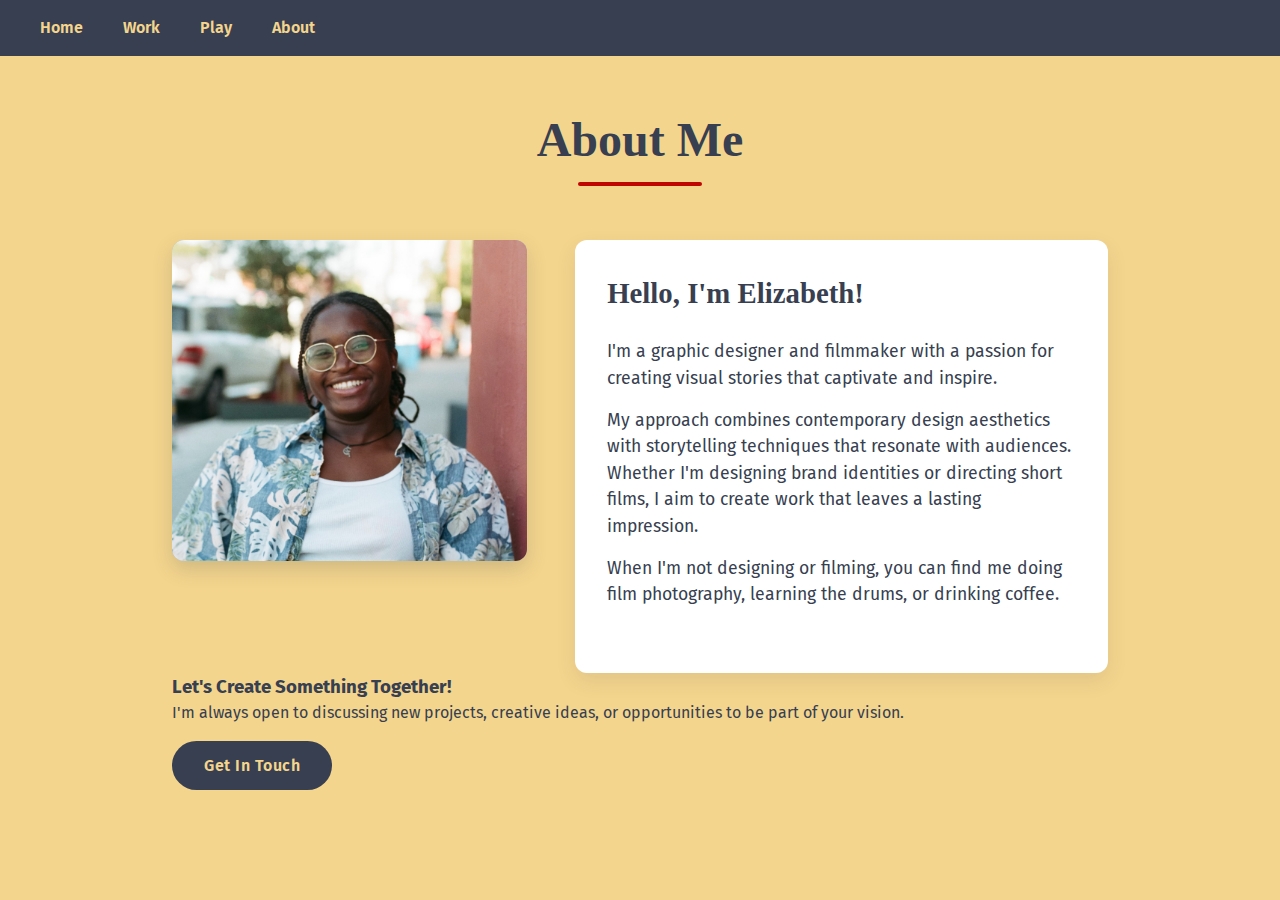
<file: about.html>
<!DOCTYPE html>
<html lang="en">
<head>
    <meta charset="UTF-8">
    <meta name="viewport" content="width=device-width, initial-scale=1.0">
    <title>About Me | Creative Portfolio</title>
    <link href="https://fonts.googleapis.com/css2?family=Fira+Sans:wght@300;400;500;600;700&display=swap" rel="stylesheet">
    <style>
        /*—— Brand Palette ——*/
        :root {
          --clr-jasmine:   #F4D58D;
          --clr-powder:    #A9BCD0;
          --clr-orange:    #BF0603;
          --clr-charcoal:  #373F51;
          --ff-heading:    'Tagesschrift', serif;
          --ff-body:       'Fira Sans', sans-serif;
        }

        /*—— Reset + Base —————————————————————————*/
        *,
        *::before,
        *::after { box-sizing: border-box; margin:0; padding:0; }
        body {
          font-family: var(--ff-body);
          background: var(--clr-jasmine);
          color: var(--clr-charcoal);
          line-height: 1.5;
          min-height: 100vh;
        }

        /*—— Header ————————————————————————————————————*/
        .site-header {
          background: var(--clr-charcoal);
          color: white;
          display: flex;
          align-items: center;
          justify-content: space-between;
          padding: 1rem 2rem;
        }
        .logo h1 {
          font-family: var(--ff-heading);
          font-size: 2rem;
          margin-bottom: 0.25rem;
        }
        .logo .tagline {
          font-size: 1rem;
          color: var(--clr-powder);
        }
        .main-nav ul {
          list-style: none;
          display: flex;
          gap: 1.5rem;
        }
        .main-nav a {
          color: var(--clr-jasmine);
          font-weight: 600;
          text-decoration: none;
          padding: 0.5rem;
          border-radius: 4px;
          transition: background 0.2s;
        }
        .main-nav a:hover {
          background: var(--clr-orange);
          color: white;
        }

        /* About Page Specific Styles */
        .about-container {
            max-width: 1000px;
            margin: 0 auto;
            padding: 3rem 2rem;
        }

        .about-header {
            text-align: center;
            margin-bottom: 3rem;
        }

        .about-header h2 {
            font-family: var(--ff-heading);
            font-size: 3rem;
            color: var(--clr-charcoal);
            position: relative;
            display: inline-block;
            margin-bottom: 1rem;
        }

        .about-header h2::after {
            content: '';
            position: absolute;
            width: 60%;
            height: 4px;
            background-color: var(--clr-orange);
            bottom: -10px;
            left: 20%;
            border-radius: 2px;
        }

        .about-content {
            display: grid;
            grid-template-columns: 1fr 1.5fr;
            gap: 3rem;
            align-items: start;
        }

        .profile-section {
            position: sticky;
            top: 2rem;
        }

        .profile-image {
            width: 100%;
            border-radius: 12px;
            overflow: hidden;
            box-shadow: 0 8px 20px rgba(55, 63, 81, 0.2);
            margin-bottom: 1.5rem;
            position: relative;
        }

        .profile-image::before {
            content: '';
            position: absolute;
            top: -10px;
            left: -10px;
            width: calc(100% + 20px);
            height: calc(100% + 20px);
            background: var(--clr-powder);
            z-index: -1;
            border-radius: 12px;
        }

        .profile-image img {
            width: 100%;
            display: block;
            border-radius: 8px;
        }

        .profile-social {
            display: flex;
            justify-content: center;
            gap: 1rem;
            margin-top: 1rem;
        }

        .profile-social a {
            display: inline-flex;
            align-items: center;
            justify-content: center;
            width: 40px;
            height: 40px;
            background: var(--clr-charcoal);
            color: var(--clr-jasmine);
            border-radius: 50%;
            transition: all 0.3s ease;
        }

        .profile-social a:hover {
            background: var(--clr-orange);
            transform: translateY(-3px);
        }

        .bio-section {
            background: white;
            border-radius: 12px;
            padding: 2rem;
            box-shadow: 0 8px 20px rgba(55, 63, 81, 0.1);
        }

        .bio-section h3 {
            font-family: var(--ff-heading);
            font-size: 1.8rem;
            color: var(--clr-charcoal);
            margin-bottom: 1.5rem;
        }

        .bio-text {
            margin-bottom: 2rem;
        }

        .bio-text p {
            margin-bottom: 1rem;
            font-size: 1.1rem;
        }

        .cta-button {
            display: inline-block;
            padding: 0.8rem 2rem;
            background: var(--clr-charcoal);
            color: var(--clr-jasmine);
            text-decoration: none;
            border-radius: 30px;
            font-weight: 600;
            letter-spacing: 0.5px;
            transition: all 0.3s ease;
            margin-top: 1rem;
        }

        .cta-button:hover {
            background: var(--clr-orange);
            transform: translateY(-3px);
            box-shadow: 0 5px 15px rgba(191, 6, 3, 0.3);
        }

      
        /*—— Responsive Breakpoints ———————————————————*/
        @media (max-width: 768px) {
            .about-content {
                grid-template-columns: 1fr;
            }

            .profile-section {
                max-width: 400px;
                margin: 0 auto 2rem;
                position: static;
            }

            .about-header h2 {
                font-size: 2.5rem;
            }

            .skills-grid {
                grid-template-columns: repeat(auto-fill, minmax(120px, 1fr));
            }
        }

        @media (max-width: 480px) {
            .about-header h2 {
                font-size: 2rem;
            }

            .bio-section {
                padding: 1.5rem;
            }

            .timeline-item {
                padding-left: 1.5rem;
            }
        }
    </style>
</head>
<body>
  
      <header class="site-header">
    <nav class="main-nav">
      <ul>
        <li><a href="index.html">Home</a></li>
        <li><a href="project.html" class="active">Work</a></li>
        <li><a href="fun.html">Play</a></li>
        <li><a href="about.html">About</a></li>
      </ul>
    </nav>
  </header>

    <!-- About Content -->
    <main class="about-container">
        <div class="about-header">
            <h2>About Me</h2>
        </div>

        <div class="about-content">
            <div class="profile-section">
                <div class="profile-image">
                    <img src="/images/elizabeth_main-2.jpg" alt="Your Name - Profile Photo">
                </div>
            
            </div>

            <div class="bio-section">
                <h3>Hello, I'm Elizabeth!</h3>
                
                <div class="bio-text">
                    <p>I'm a graphic designer and filmmaker with a passion for creating visual stories that captivate and inspire.</p>
                    <p>My approach combines contemporary design aesthetics with storytelling techniques that resonate with audiences. Whether I'm designing brand identities or directing short films, I aim to create work that leaves a lasting impression.</p>
                    
                    <p>When I'm not designing or filming, you can find me doing film photography, learning the drums, or drinking coffee.</p>
                </div>
                </div>
        </div>
        
        <div class="footer-cta">
            <h3>Let's Create Something Together!</h3>
            <p>I'm always open to discussing new projects, creative ideas, or opportunities to be part of your vision.</p>
            <a href="contact.html" class="cta-button">Get In Touch</a>
        </div>
    </main>


</body>
</html>
</file>
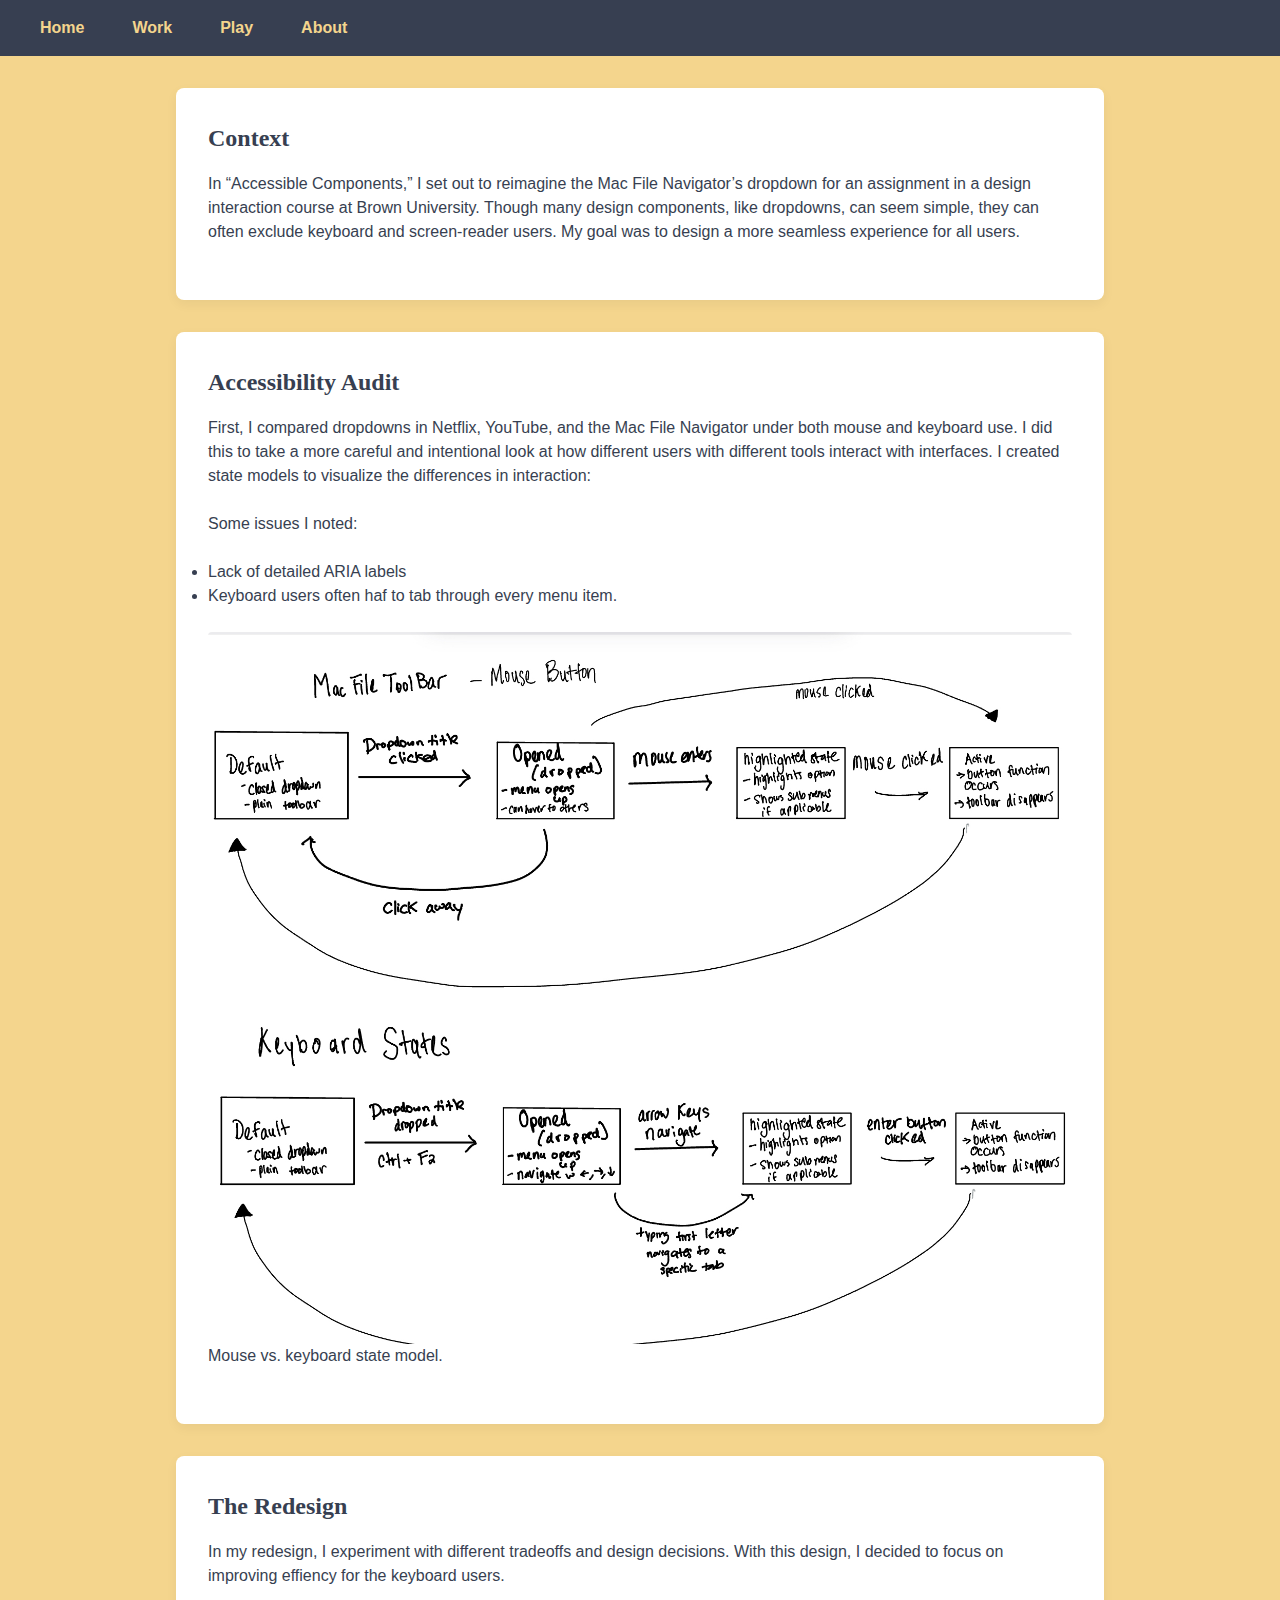
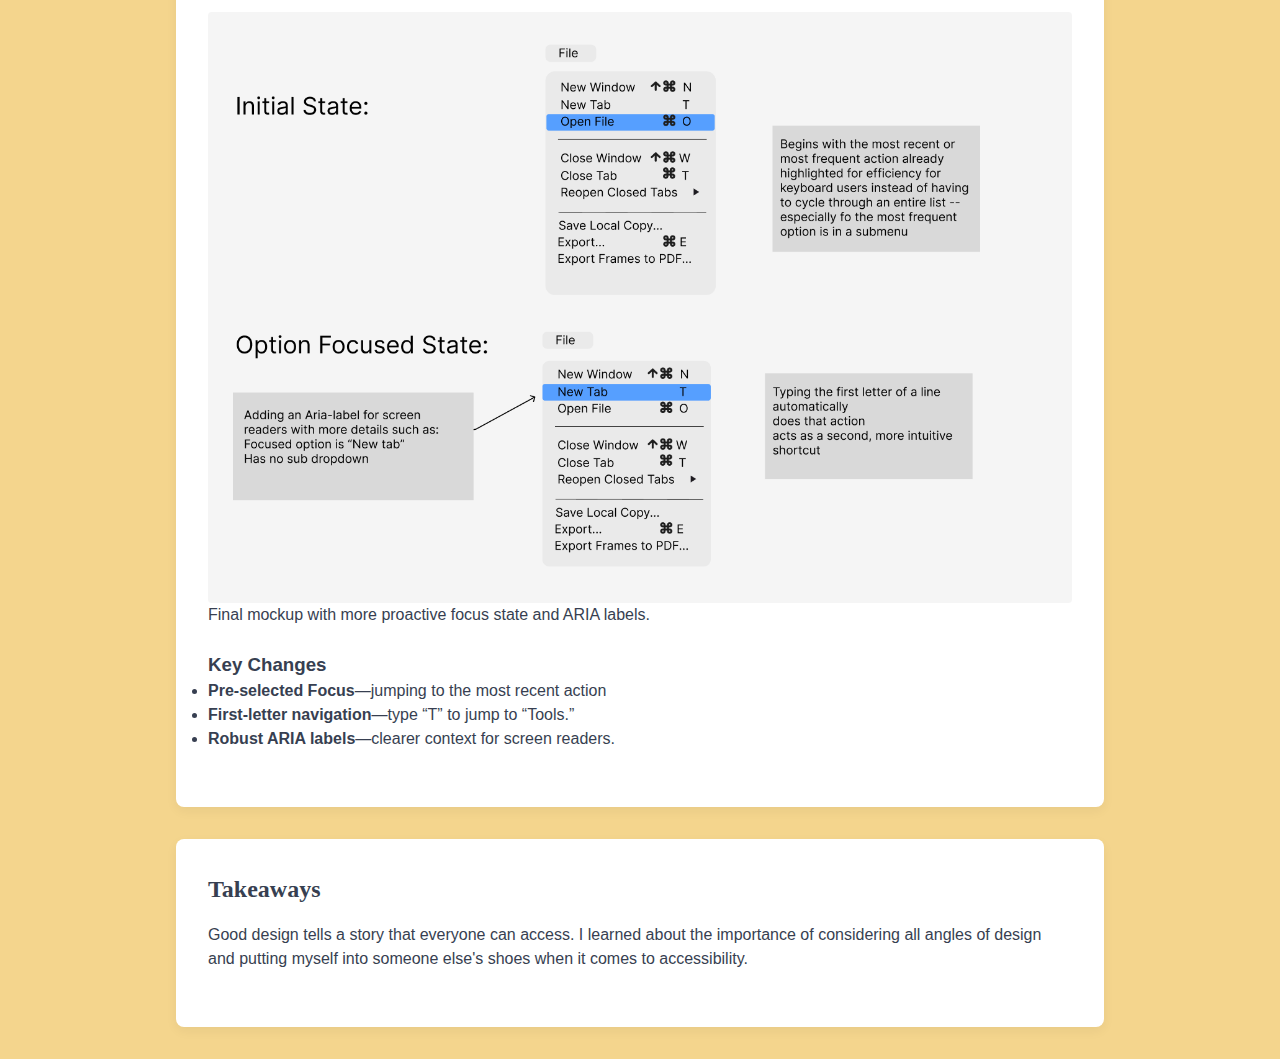
<file: case-study-accesible.html>
<!DOCTYPE html>
<html lang="en">
<head>
  <meta charset="UTF-8" />
  <meta name="viewport" content="width=device-width, initial-scale=1" />
  <title>Personas</title>
  <!-- Google Fonts & your existing style.css -->
  <link
    href="https://fonts.googleapis.com/css2?family=Open+Sans:wght@400;600&family=Playfair+Display:wght@700&display=swap"
    rel="stylesheet"
  />
  <link rel="stylesheet" href="style.css" />
</head>

  <style>

    .container {
      max-width: 960px;
      margin: 2rem auto;
      padding: 0 1rem;
    }

    .container section {
      background: #fff;
      border-radius: 8px;
      box-shadow: 0 4px 12px rgba(0,0,0,0.05);
      padding: 2rem;
      margin-bottom: 2rem;
    }

    .container section h2 {
      margin-top: 0;
      margin-bottom: 1rem;
      font-family: var(--ff-heading);
    }

    .container section p,
    .container section ul {
      margin-bottom: 1.5rem;
    }

    .container section figure {
      margin: 1.5rem 0;
    }
    .container section figure img {
      border-radius: 4px;
      max-width: 100%;
      display: block;
    }
    </style>
<body>
  <!-- Site Header -->
  <header class="site-header">
    <nav class="main-nav">
      <ul>
        <li><a href="index.html">Home</a></li>
        <li><a href="project.html" class="active">Work</a></li>
        <li><a href="fun.html">Play</a></li>
        <li><a href="about.html">About</a></li>
      </ul>
    </nav>
  </header>
 
   <body>

  <!-- Case Study Content -->
  <div class="container">
    <!-- Project Background -->
    <section id="overview">
      <h2>Context</h2>
      <p>
        In “Accessible Components,” I set out to reimagine
        the Mac File Navigator’s dropdown for an assignment in a design interaction course at Brown University.
        Though many design components, like dropdowns, can seem simple, they can often exclude
        keyboard and screen-reader users. My goal was to design 
        a more seamless experience for all users.
      </p>
    </section>

    <!-- Analysis -->
    <section id="analysis">
      <h2>Accessibility Audit</h2>
      <p>
        First, I compared dropdowns in Netflix, YouTube, and the Mac File 
        Navigator under both mouse and keyboard use. I did this to take a more careful and intentional look at how different users with different
         tools interact with interfaces. I created state models to visualize the differences in interaction:
      </p>
      <p>Some issues I noted: </p>
      <ul>
        <li>Lack of detailed ARIA labels </li>
        <li>Keyboard users often haf to tab through every menu item.</li>
      </ul>
      <figure>
        <img src="images/initialmouse-keyboar.jpeg" alt="Original interaction state model" />
        <figcaption>Mouse vs. keyboard state model.</figcaption>
      </figure>
    </section>

    <!-- Redesign Approach -->
    <section id="redesign">
      <h2>The Redesign</h2>
      <p>
       In my redesign, I experiment with different tradeoffs and design decisions. With this design, I decided to focus on improving 
       effiency for the keyboard users.
      </p>
      <figure>
        <img src="images/New-d.png" alt="Final dropdown mockup" />
        <figcaption>Final mockup with more proactive focus state and ARIA labels.</figcaption>
      </figure>

      <h3>Key Changes</h3>
      <ul>
        <li><strong>Pre-selected Focus</strong>—jumping to the most recent action</li>
        <li><strong>First-letter navigation</strong>—type “T” to jump to “Tools.”</li>
        <li><strong>Robust ARIA labels</strong>—clearer context for screen readers.</li>
      </ul>
    </section>

    <!-- Conclusion -->
    <section id="takeaways">
      <h2>Takeaways</h2>
      <p>
        Good design tells a story that everyone can access. I learned about the importance of considering 
        all angles of design and putting myself into someone else's shoes when it comes to accessibility.
      </p>
    </section>
  </div>

</body>
</html>
</file>
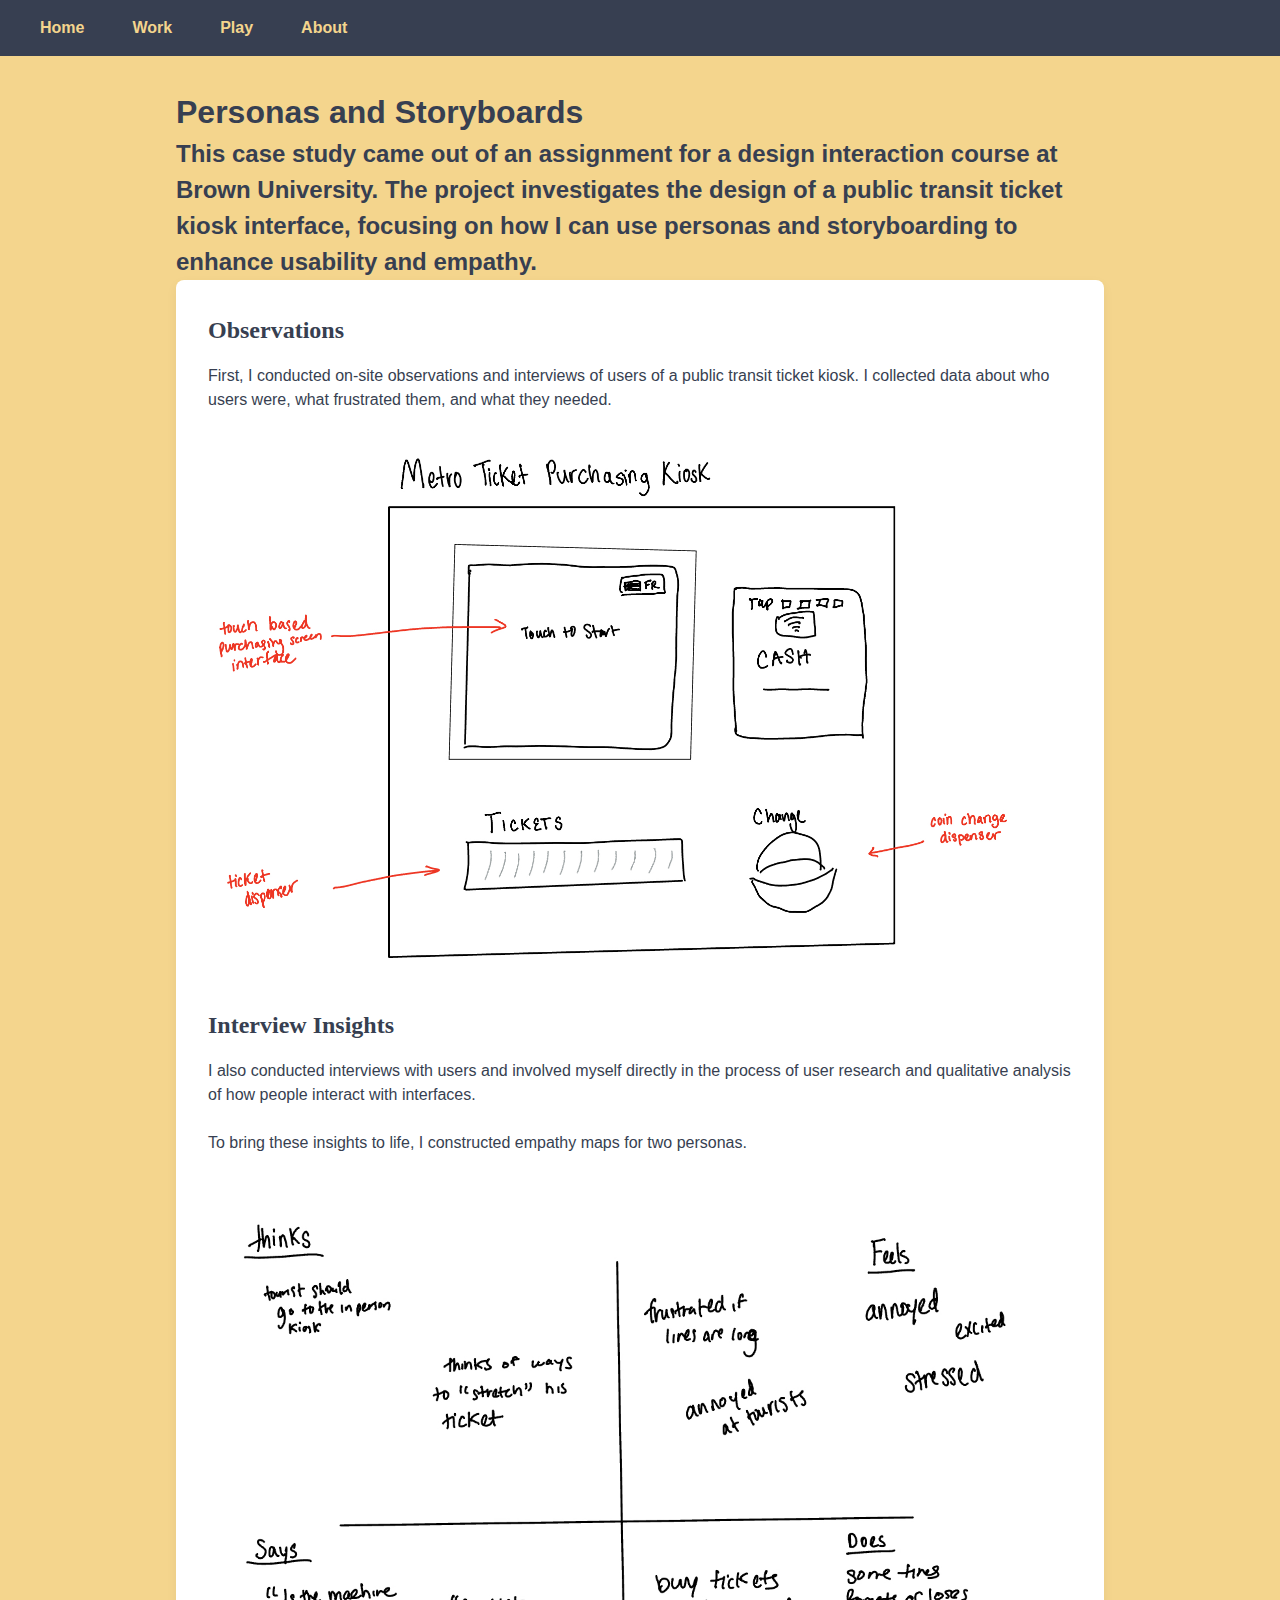
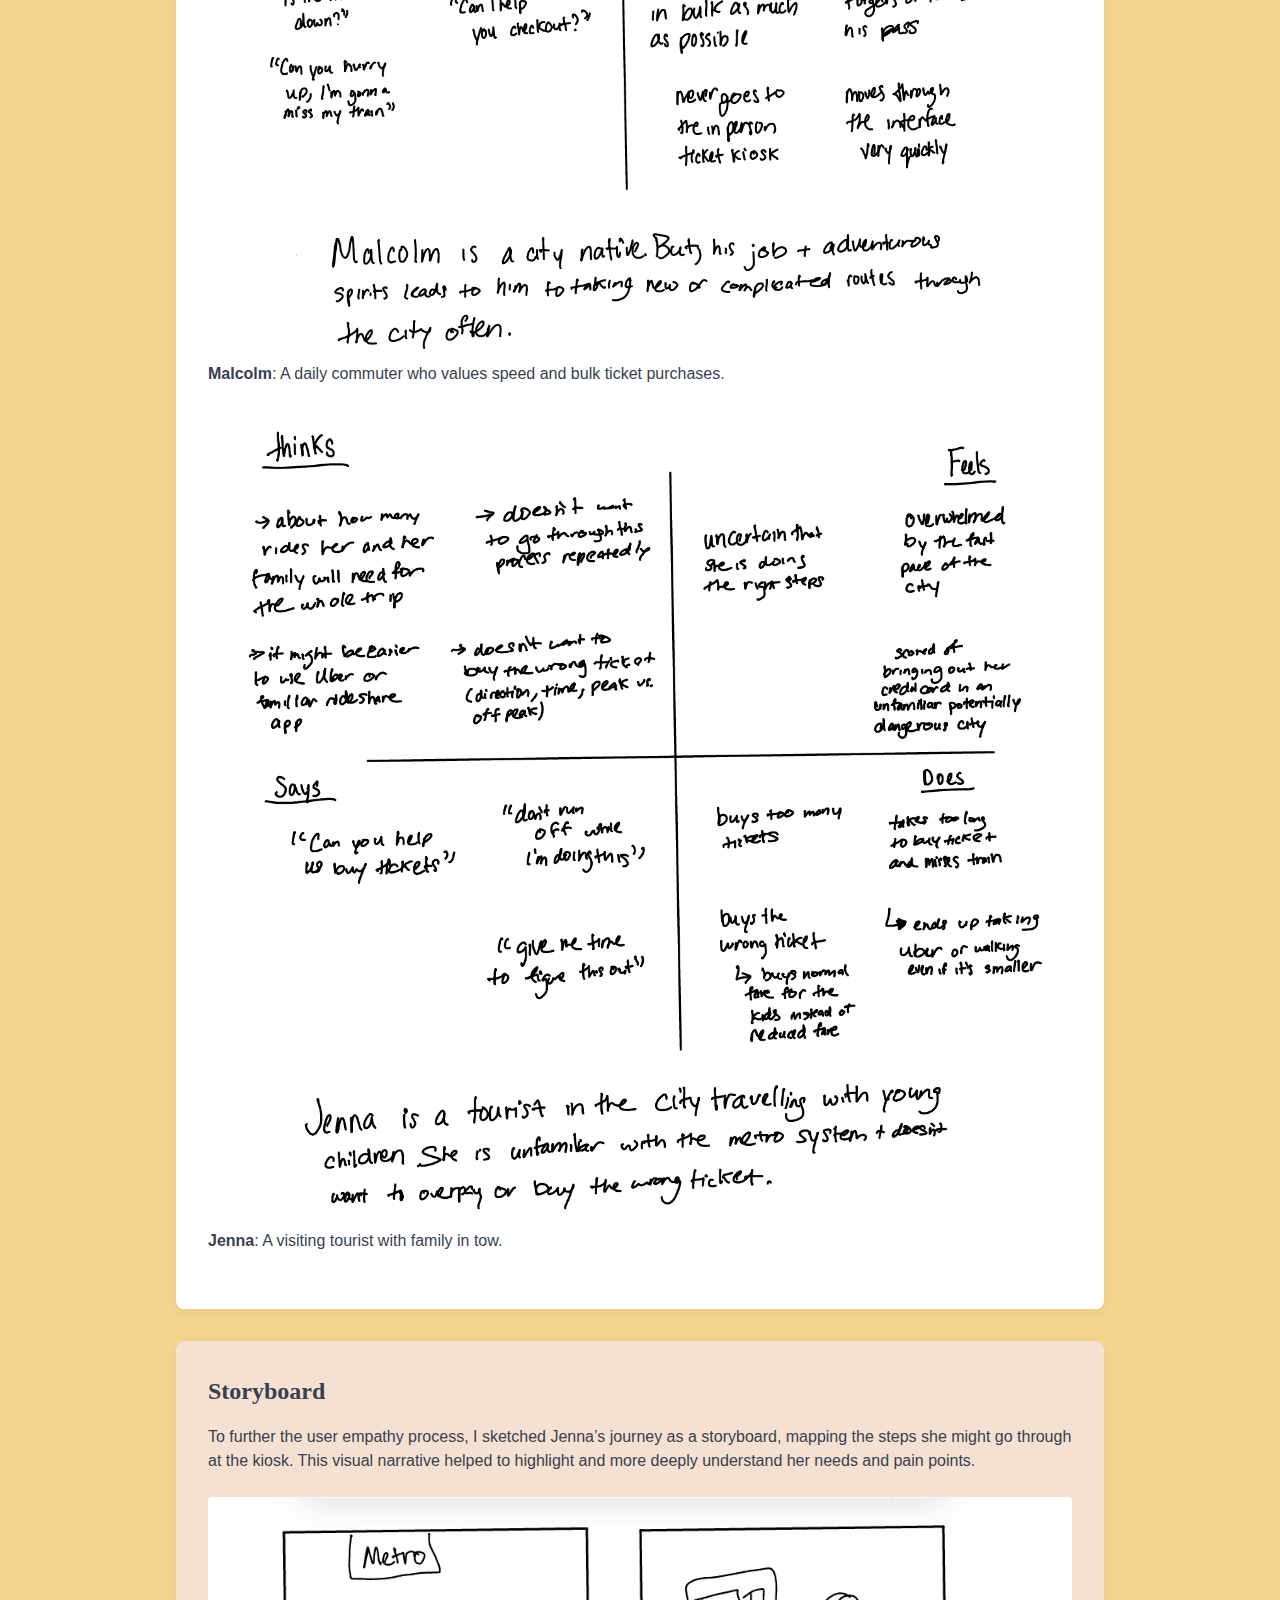
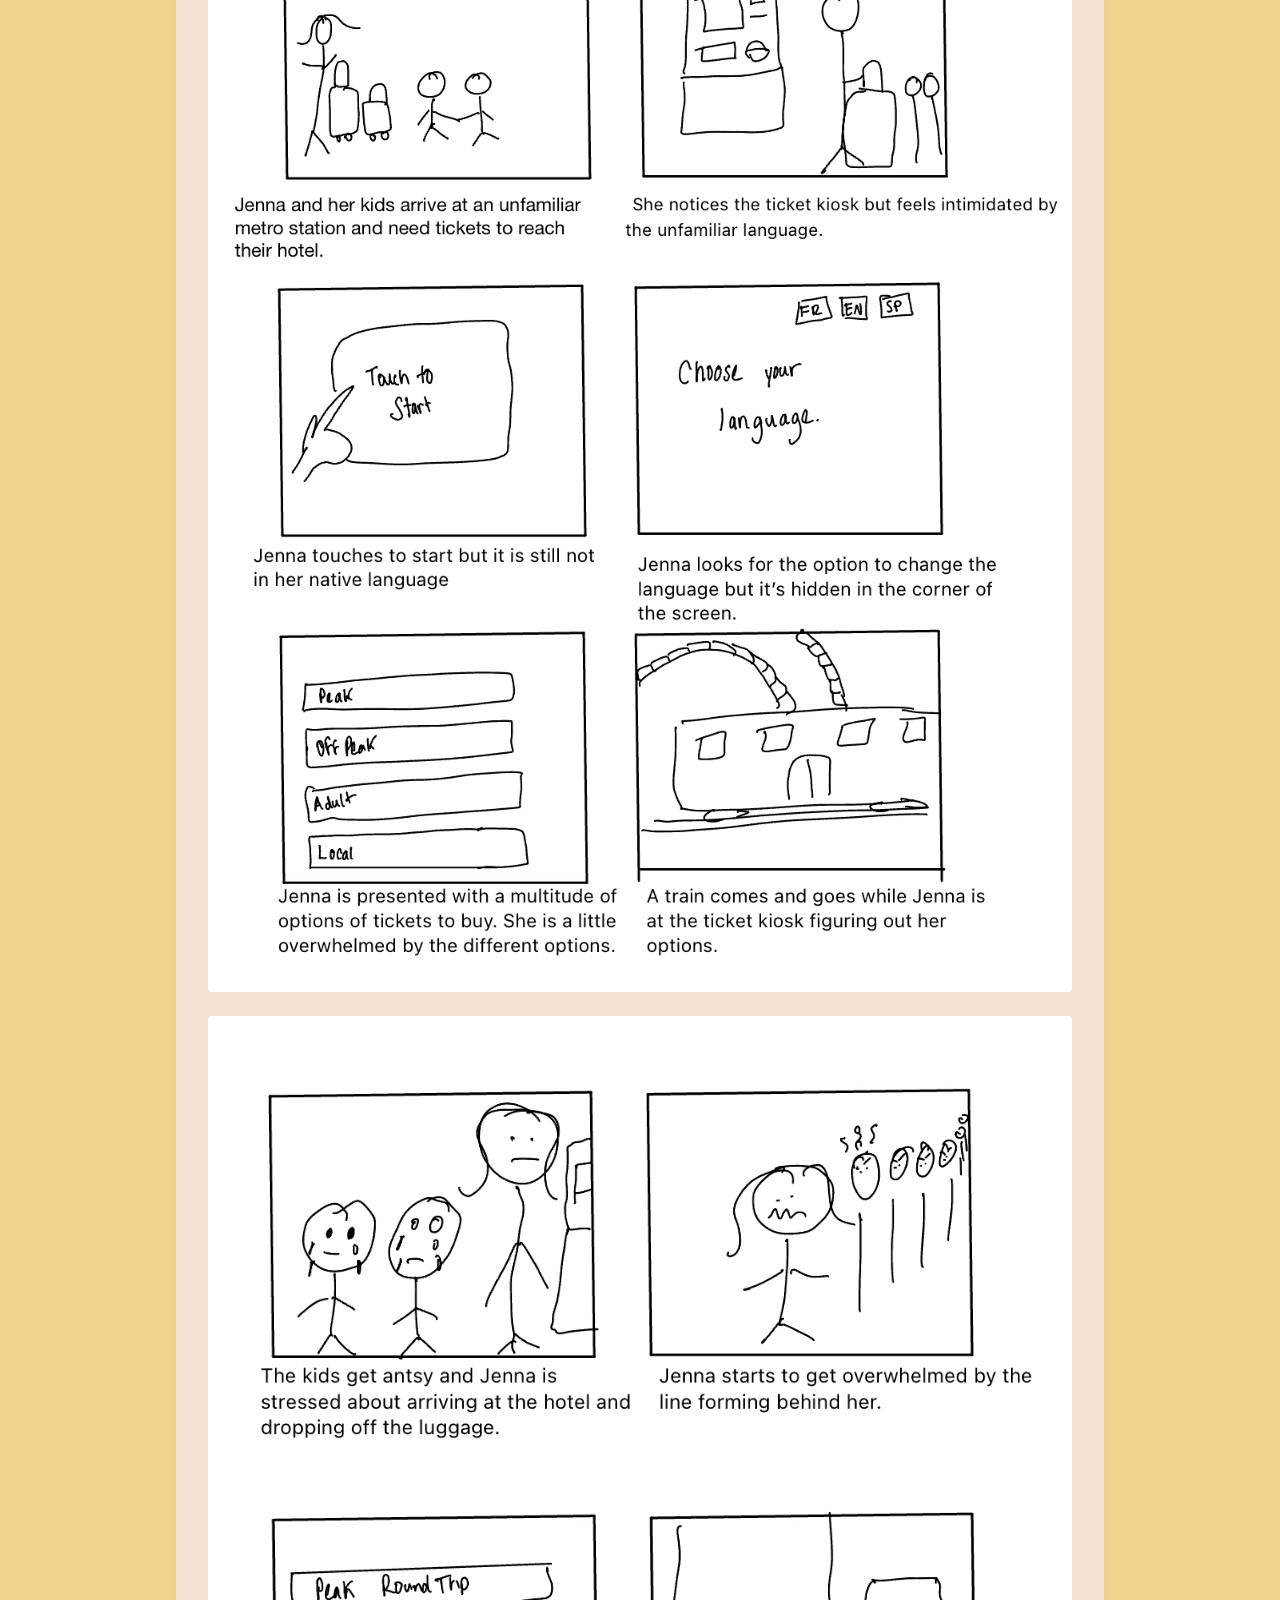
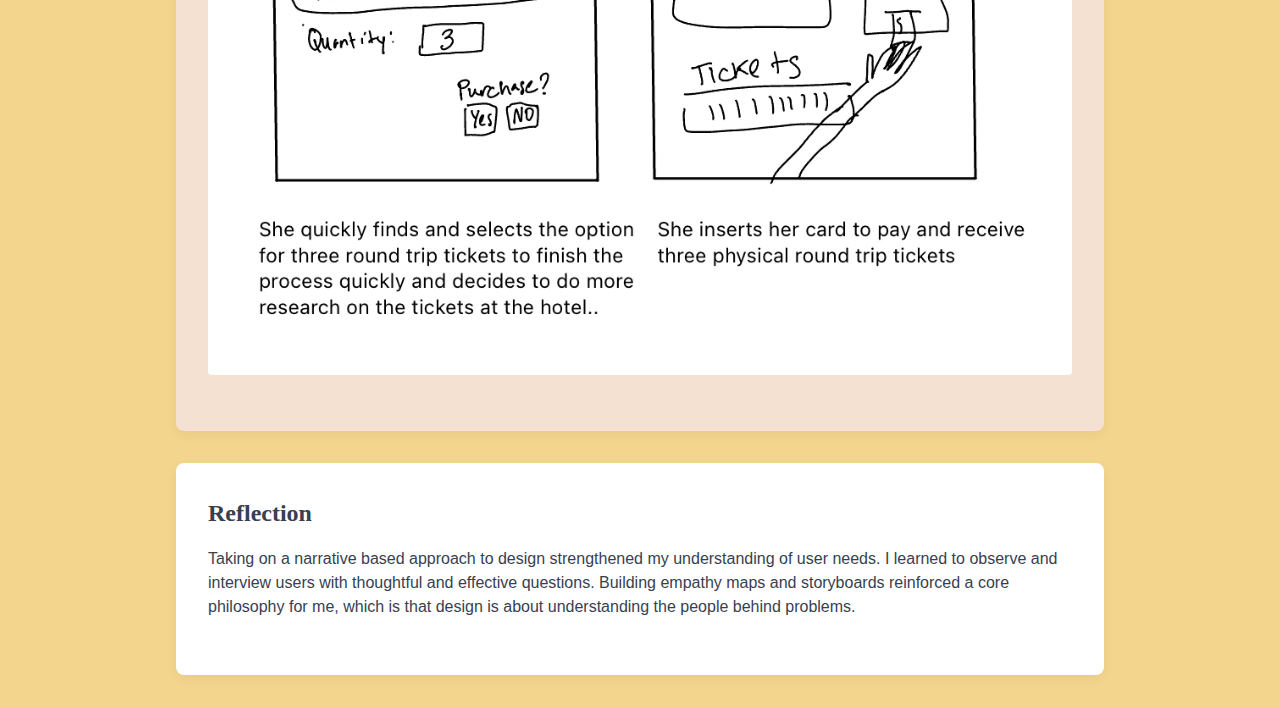
<file: case-study-personas.html>
<!DOCTYPE html>
<html lang="en">
<head>
  <meta charset="UTF-8" />
  <meta name="viewport" content="width=device-width, initial-scale=1" />
  <title>Personas</title>
  <link
    href="https://fonts.googleapis.com/css2?family=Open+Sans:wght@400;600&family=Playfair+Display:wght@700&display=swap"
    rel="stylesheet"
  />
  <link rel="stylesheet" href="style.css" />
</head>

  <style>
    .container {
      max-width: 960px;
      margin: 2rem auto;
      padding: 0 1rem;
    }

    .container section {
      background: #fff;
      border-radius: 8px;
      box-shadow: 0 4px 12px rgba(0,0,0,0.05);
      padding: 2rem;
      margin-bottom: 2rem;
    }

    .container section h2 {
      margin-top: 0;
      margin-bottom: 1rem;
      font-family: var(--ff-heading);
    }

    .container section p,
    .container section ul {
      margin-bottom: 1.5rem;
    }

    .container section figure {
      margin: 1.5rem 0;
    }
    .container section figure img {
      border-radius: 4px;
      max-width: 100%;
      display: block;
    }
    </style>
<body>
  <!-- Site Header -->
  <header class="site-header">
    <nav class="main-nav">
      <ul>
        <li><a href="index.html">Home</a></li>
        <li><a href="project.html" class="active">Work</a></li>
        <li><a href="fun.html">Play</a></li>
        <li><a href="about.html">About</a></li>
      </ul>
    </nav>
  </header>

    <!-- Case Study Content -->
    <div class="container">
      <h1>Personas and Storyboards</h1>
      <h2>
        This case study came out of an assignment for a design interaction course at Brown University.
        The project investigates the design of a public transit ticket
        kiosk interface, focusing on how I can use personas and storyboarding to
        enhance usability and empathy.
      </h2>
    <!-- Observations -->
    <section id="observations">
      <h2>Observations</h2>
      <p>First, I conducted on-site observations and interviews of users of a public transit ticket kiosk.
         I collected data about who users were,
        what frustrated them, and what they needed. 
      </p>
      <figure>
        <img src="images/interfacesketch.jpeg" alt="Interface sketch of ticket kiosk">
      </figure>
      <h2>Interview Insights</h2>
      <p>I also conducted interviews with users and involved myself directly in the process of user research and qualitative analysis of how 
        people interact with interfaces.
      </p>
      <p>To bring these insights to life, I constructed empathy maps for two personas. </p>
      <figure class="persona">
        <img src="images/curtis.jpeg" alt="Empathy map for Malcolm">
        <figcaption>
          <strong>Malcolm</strong>: A daily commuter who values speed and bulk
          ticket purchases.
        </figcaption>
      </figure>
      <figure class="persona">
        <img src="images/jennamap.jpeg" alt="Empathy map for Jenna">
        <figcaption>
          <strong>Jenna</strong>: A visiting tourist with family in tow.
    
        </figcaption>
      </figure>
    </section>

    <!-- Storyboard -->
    <section id="storyboard" style="background-color:#f4e1d2;">
      <h2>Storyboard</h2>
      <p>
        To further the user empathy process, I sketched Jenna’s journey as a storyboard, mapping
       the steps she might go through at the kiosk. This visual narrative
       helped to highlight and more deeply understand her needs and pain points.
      </p>
      <div class="frames">
        <figure>
          <img src="images/story1.jpeg" alt="Storyboard frame 1">
        </figure>
        <figure>
          <img src="images/story2.jpeg" alt="Storyboard frame 2">
        </figure>
      </div>
    </section>

    <!-- Reflection -->
    <section id="reflection">
      <h2>Reflection</h2>
      <p>
       Taking on a narrative based approach to design strengthened my
        understanding of user needs. I learned to observe and
        interview users with thoughtful and effective questions. Building empathy maps and storyboards reinforced a core 
        philosophy for me, which is that design is
        about understanding the people behind problems.
      </p>
    </section>
</body>
</html>
</file>
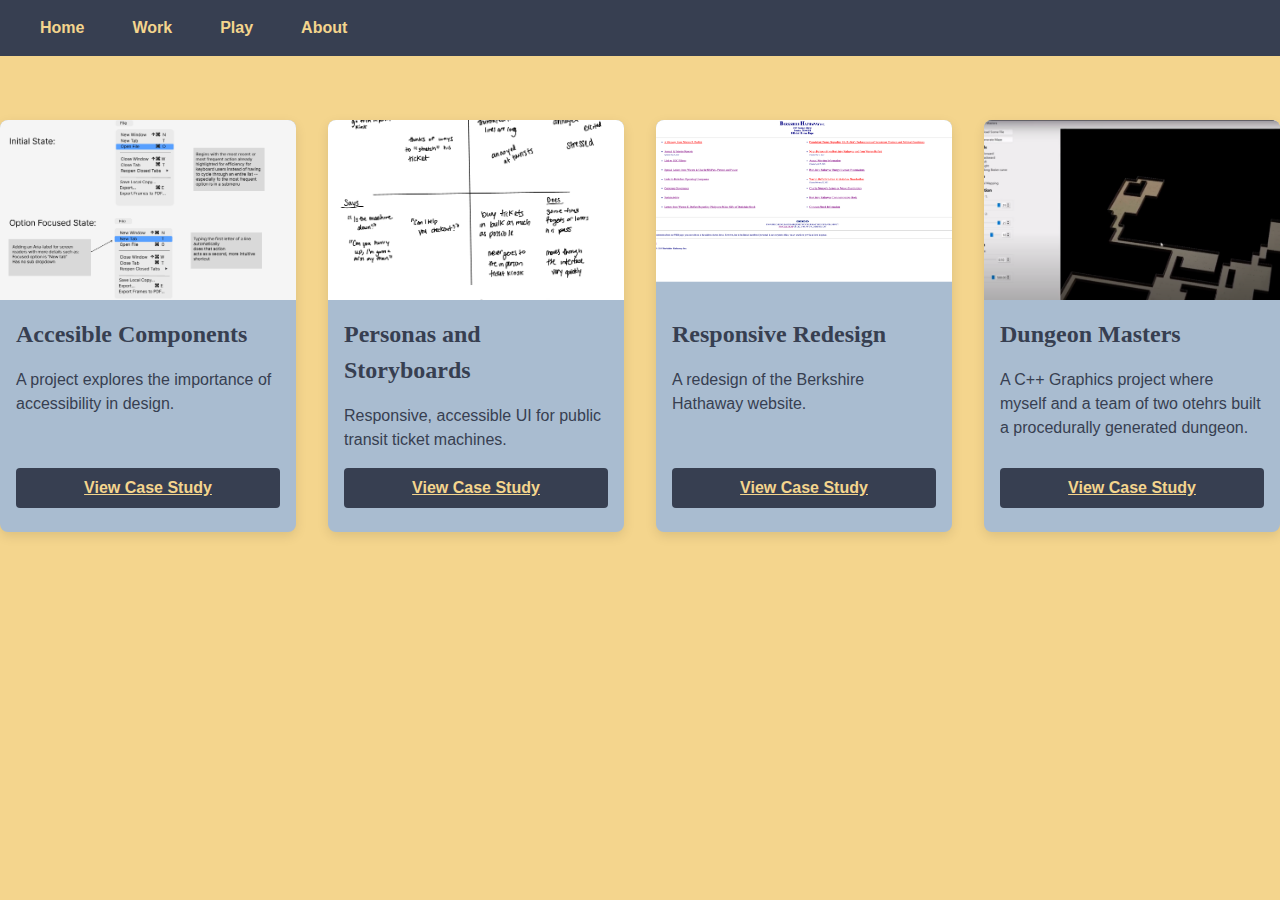
<file: project.html>
<html lang="en">
<head>
  <meta charset="UTF-8" />
  <meta name="viewport" content="width=device-width, initial-scale=1" />
  <title>Projects</title>
  <link
    href="https://fonts.googleapis.com/css2?family=Open+Sans:wght@400;600&family=Playfair+Display:wght@700&display=swap"
    rel="stylesheet"
  />
  <link rel="stylesheet" href="style.css" />
</head>

  <!-- same header as index.html -->
  <header class="site-header">
    <nav class="main-nav">
      <ul>
        <li><a href="index.html">Home</a></li>
        <li><a href="projects.html" class="active">Work</a></li>
        <li><a href="fun.html">Play</a></li>
        <li><a href="about.html">About</a></li>
      </ul>
    </nav>
  </header>


  <section class="projects-grid container">
    <article class="project-card">
      <img src="images/New-d.png" alt="Project 1 thumbnail" />
      <h3>Accesible Components</h3>
      <p>A project explores the importance of accessibility in design.</p>
      <a href="case-study-accesible.html" class="btn">View Case Study</a>
    </article>
    <article class="project-card">
      <img src="images/curtis.jpeg" alt="Project 2 thumbnail" />
      <h3>Personas and Storyboards</h3>
      <p>Responsive, accessible UI for public transit ticket machines.</p>
      <a href="case-study-personas.html" class="btn">View Case Study</a>
    </article>
    <article class="project-card">
      <img src="images/berkshireog.png" alt="Project 3 thumbnail" />
      <h3>Responsive Redesign </h3>
      <p>A redesign of the Berkshire Hathaway website.</p>
      <a href="case-study-responsive.html" class="btn">View Case Study</a>
    </article>
      <article class="project-card">
      <img src="images/Dungeon.png" alt="Project 3 thumbnail" />
      <h3>Dungeon Masters</h3>
      <p>A C++ Graphics project where myself and a team of two otehrs built a procedurally generated dungeon.</p>
      <a href="case-study-dungeon.html" class="btn">View Case Study</a>
    </article>
  </section>
</file>
<file: style.css>
/*—— Brand Palette ——*/
:root {
  --clr-jasmine:   #F4D58D;
  --clr-powder:    #A9BCD0;
  --clr-orange:    #BF0603;
  --clr-charcoal:  #373F51;
  --ff-heading:    'Tagesschrift', serif;
  --ff-body:       'Fira Sans', sans-serif;
}

/*—— Reset + Base —————————————————————————*/
*,
*::before,
*::after { box-sizing: border-box; margin:0; padding:0; }
body {
  font-family: var(--ff-body);
  background: var(--clr-jasmine);
  color: var(--clr-charcoal);
  line-height: 1.5;
  min-height: 100vh;
}

/*—— Header ————————————————————————————————————*/
.site-header {
  background: var(--clr-charcoal);
  color: white;
  display: flex;
  align-items: center;
  justify-content: space-between;
  padding: 1rem 2rem;
}
.logo h1 {
  font-family: var(--ff-heading);
  font-size: 2rem;
  margin-bottom: 0.25rem;
}
.logo .tagline {
  font-size: 1rem;
  color: var(--clr-powder);
}
.main-nav ul {
  list-style: none;
  display: flex;
  gap: 1.5rem;
}
.main-nav a {
  color: var(--clr-jasmine);
  font-weight: 600;
  text-decoration: none;
  padding: 0.5rem;
  border-radius: 4px;
  transition: background 0.2s;
}
.main-nav a:hover {
  background: var(--clr-orange);
  color: white;
}

/*—— Landing Hero ——————————————————————————*/
.landing {
  text-align: center;
  padding: 4rem 2rem;
}
.hero h2 {
  font-family: var(--ff-heading);
  font-size: 3rem;
  margin-bottom: 1rem;
}
.hero p {
  font-size: 1.25rem;
  margin-bottom: 2rem;
}
.social-links a {
  display: inline-block;
  margin: 0 0.5rem;
  font-weight: 600;
  color: var(--clr-charcoal);
  border: 2px solid var(--clr-powder);
  padding: 0.5rem 1rem;
  border-radius: 4px;
  transition: background 0.2s, color 0.2s;
}
.social-links a:hover {
  background: var(--clr-powder);
  color: var(--clr-charcoal);
}

/* —— Hero Landing —— */
.hero-landing {
  position: relative;
  height: 100vh;                         /* full viewport height */
  background: url('hero-bg.jpg')  /* your hero image */
              center center / cover no-repeat;
  display: flex;
  align-items: center;
  justify-content: center;
  color: var(--clr-jasmine);             /* light text on dark overlay */
}

.hero-overlay {
  text-align: center;
  padding: 2rem;
  max-width: 800px;
  background: rgba(0, 0, 0, 0.5);        /* semi-transparent black layer */
  border-radius: 8px;
}

.hero-overlay h2 {
  font-family: var(--ff-heading);
  font-size: 3.5rem;
  margin-bottom: 1rem;
  line-height: 1.1;
}

.hero-overlay p {
  font-family: var(--ff-body);
  font-size: 1.5rem;
  margin-bottom: 2rem;
}

.hero-overlay .social-links a {
  margin: 0 0.5rem;
  color: var(--clr-jasmine);
  background: var(--clr-charcoal);
  border: 2px solid var(--clr-jasmine);
  padding: 0.5rem 1rem;
  border-radius: 4px;
}
.hero-overlay .social-links a:hover {
  background: var(--clr-orange);
}

@media (max-width: 640px) {
  .hero-overlay h2 { font-size: 2.5rem; }
  .hero-overlay p  { font-size: 1.25rem; }
}

/*—— Projects Grid ——*/
.projects-grid {
  display: grid;
  grid-template-columns: repeat(auto-fit, minmax(280px, 1fr));
  gap: 2rem;
  padding: 4rem 0;
}

/*—— Project Card ——*/
.project-card {
  background: var(--clr-powder);
  border-radius: 8px;
  overflow: hidden;
  box-shadow: 0 4px 12px rgba(0,0,0,0.1);
  display: flex;
  flex-direction: column;
  transition: transform 0.2s, box-shadow 0.2s;
}
.project-card:hover {
  transform: translateY(-5px);
  box-shadow: 0 8px 16px rgba(0,0,0,0.15);
}
.project-card img {
  width: 100%;
  height: 180px;
  object-fit: cover;
}
.project-card h3 {
  font-family: var(--ff-heading);
  font-size: 1.5rem;
  margin: 1rem;
  color: var(--clr-charcoal);
}
.project-card p {
  flex: 1;
  font-family: var(--ff-body);
  font-size: 1rem;
  margin: 0 1rem 1rem;
  color: var(--clr-charcoal);
}
.project-card .btn {
  display: block;
  text-align: center;
  margin: 0 1rem 1.5rem;
  padding: 0.5rem;
  background: var(--clr-charcoal);
  color: var(--clr-jasmine);
  border-radius: 4px;
  font-weight: 600;
  transition: background 0.2s, color 0.2s;
}
.project-card .btn:hover {
  background: var(--clr-orange);
  color: white;
}


/*—— Footer ———————————————————————————————————*/
.site-footer {
  background: var(--clr-powder);
  color: var(--clr-charcoal);
  text-align: center;
  padding: 1rem;
  font-size: 0.9rem;
}

/*—— Responsive Breakpoints ———————————————————*/
@media (min-width: 640px) {
  .hero h2 { font-size: 4rem; }
  .main-nav ul { gap: 2rem; }
}
</file>
